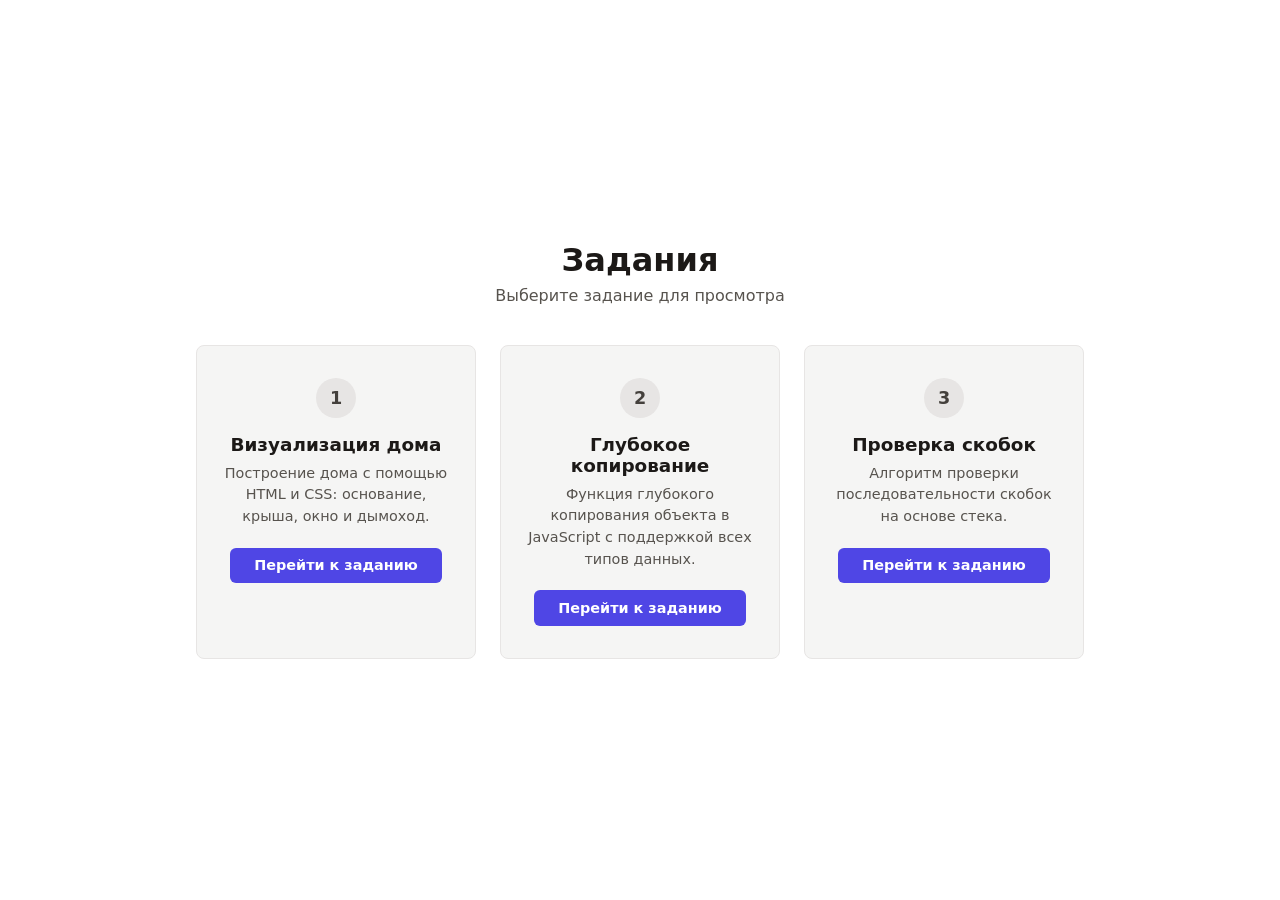
<file: index.html>
<!DOCTYPE html>
<html lang="ru">
<head>
    <meta charset="UTF-8">
    <meta name="viewport" content="width=device-width, initial-scale=1.0">
    <title>Задания по анкетированию</title>
    <link rel="stylesheet" href="css/index.css">
</head>
<body>

    <main>
        <h1>Задания</h1>
        <p class="subtitle">Выберите задание для просмотра</p>

        <div class="cards">

            <div class="card">
                <div class="card-number">1</div>
                <h2>Визуализация дома</h2>
                <p>Построение дома с помощью HTML и CSS: основание, крыша, окно и дымоход.</p>
                <a href="task1.html">Перейти к заданию</a>
            </div>

            <div class="card">
                <div class="card-number">2</div>
                <h2>Глубокое копирование</h2>
                <p>Функция глубокого копирования объекта в JavaScript с поддержкой всех типов данных.</p>
                <a href="task2.html">Перейти к заданию</a>
            </div>

            <div class="card">
                <div class="card-number">3</div>
                <h2>Проверка скобок</h2>
                <p>Алгоритм проверки последовательности скобок на основе стека.</p>
                <a href="task3.html">Перейти к заданию</a>
            </div>

        </div>
    </main>

</body>
</html>
</file>
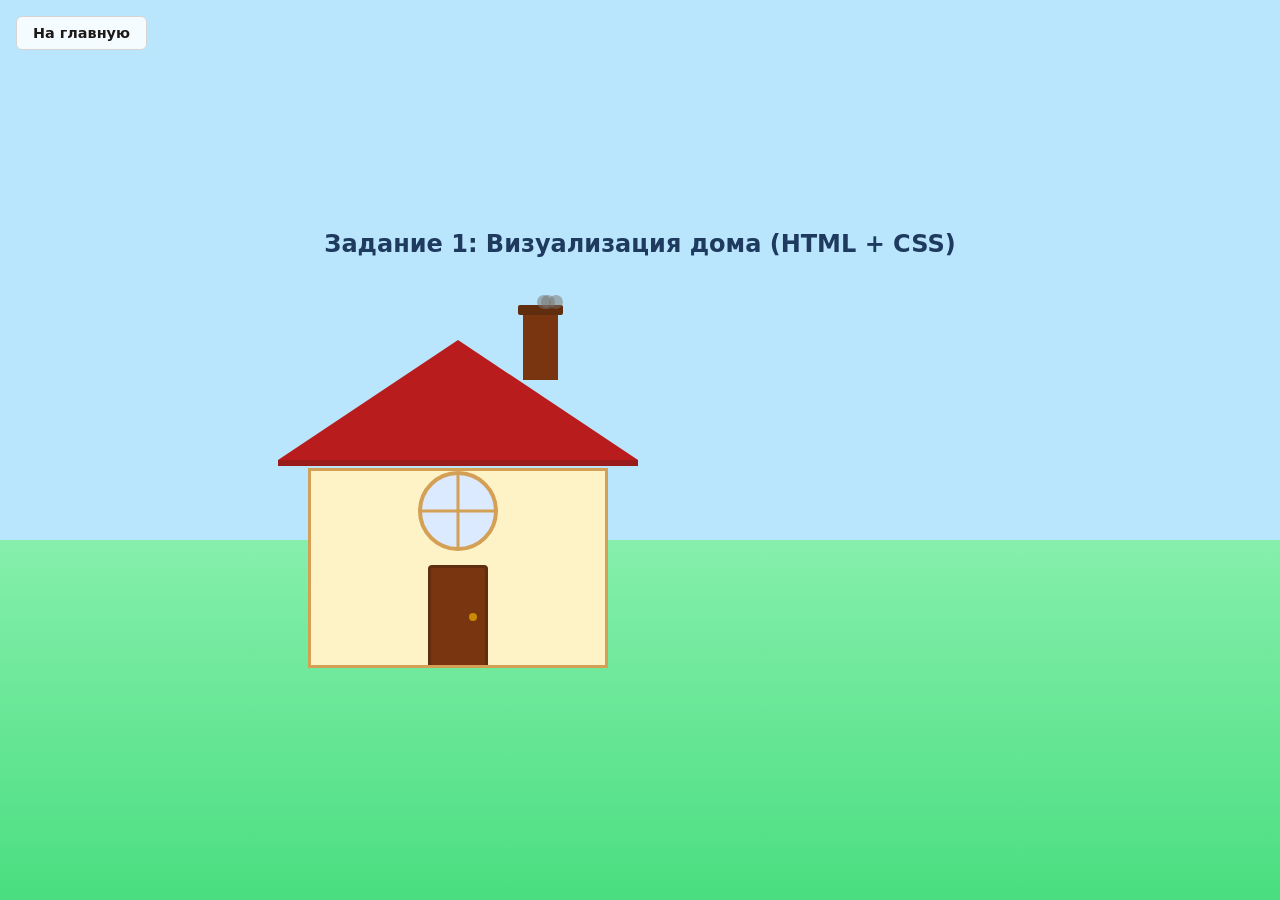
<file: task1.html>
<!DOCTYPE html>
<html lang="ru">
<head>
    <meta charset="UTF-8">
    <meta name="viewport" content="width=device-width, initial-scale=1.0">
    <title>Задание 1: Визуализация дома</title>
    <link rel="stylesheet" href="css/task1.css">
</head>
<body>

    <nav>
        <a href="index.html" class="back-link">На главную</a>
    </nav>

    <main>
        <h1>Задание 1: Визуализация дома (HTML + CSS)</h1>

        <div class="house-container" role="img" aria-label="Дом, построенный с помощью CSS: прямоугольное основание, треугольная крыша, круглое окно и дымоход с дымом">

            <div class="chimney" aria-hidden="true">
                <div class="smoke">
                    <span></span>
                    <span></span>
                    <span></span>
                </div>
            </div>

            <div class="roof" aria-hidden="true"></div>

            <div class="base" aria-hidden="true">
                <div class="window"></div>
                <div class="door"></div>
            </div>

        </div>
    </main>

</body>
</html>
</file>
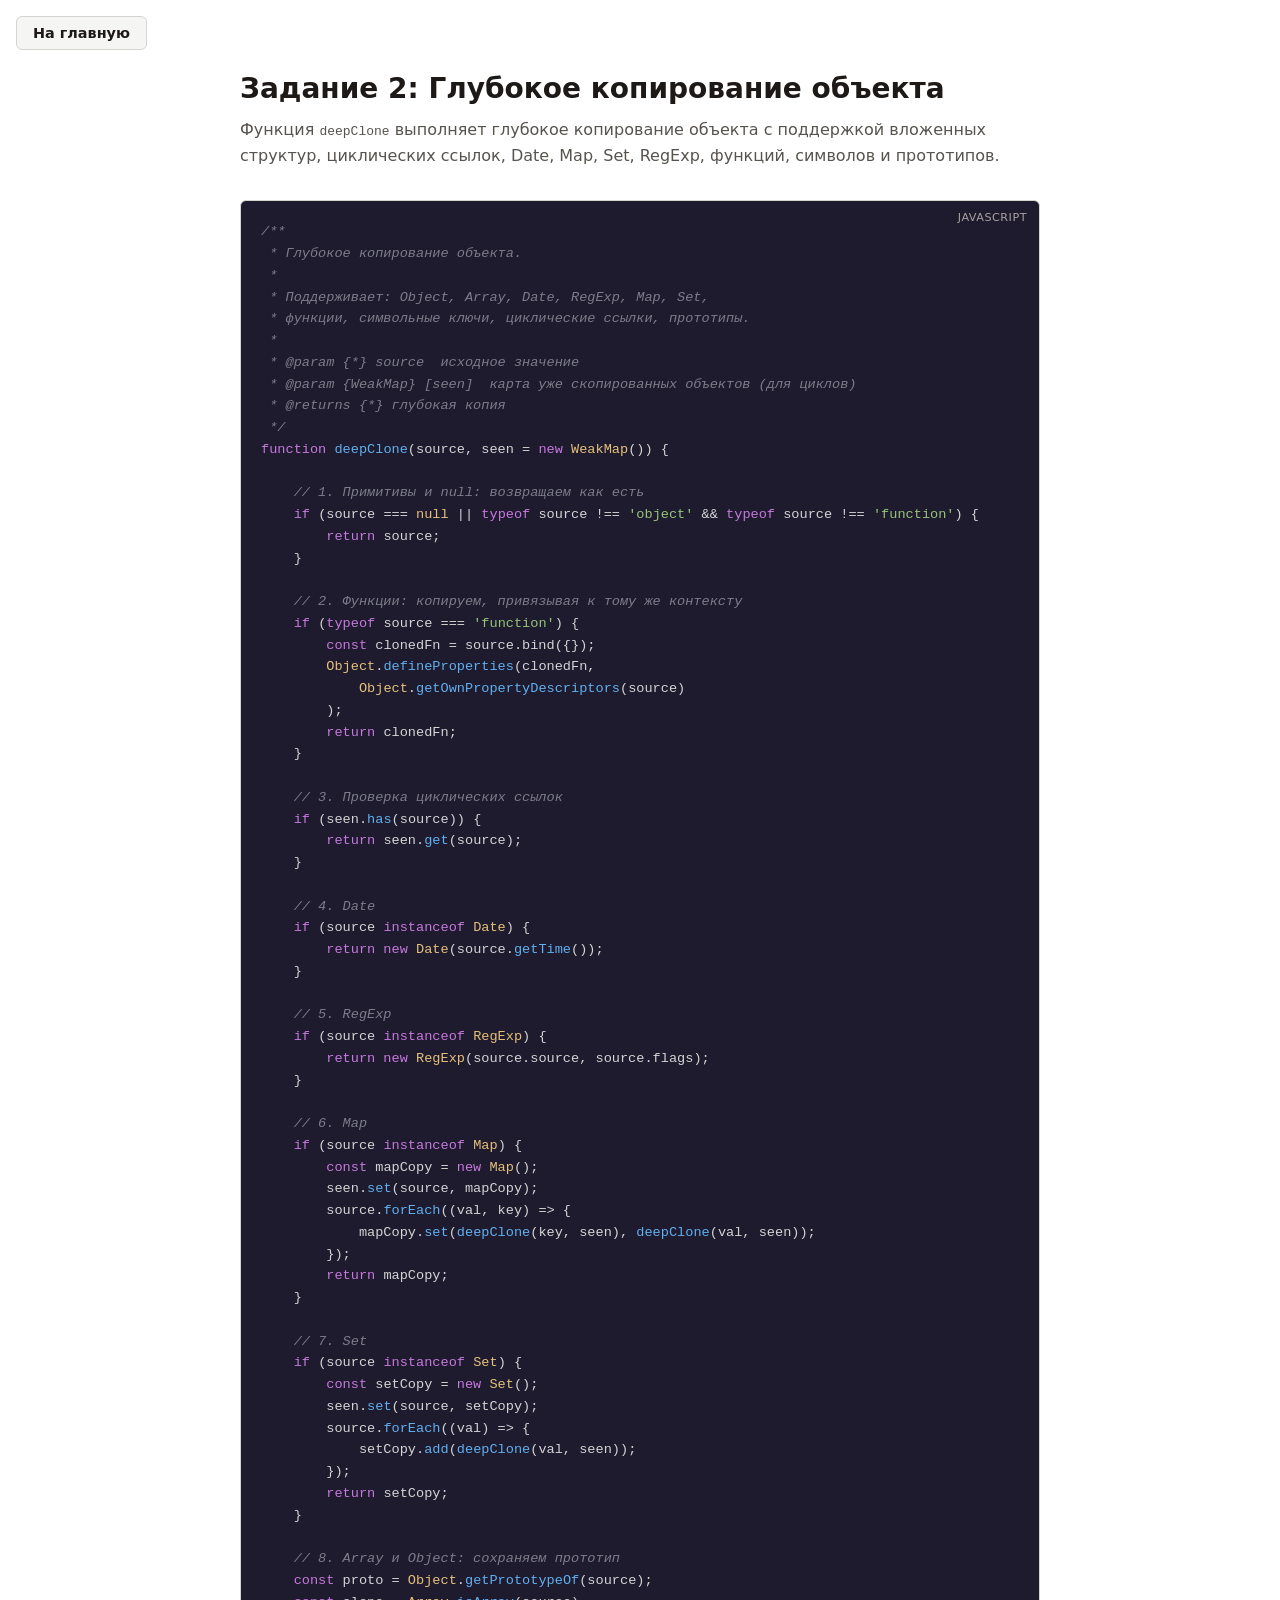
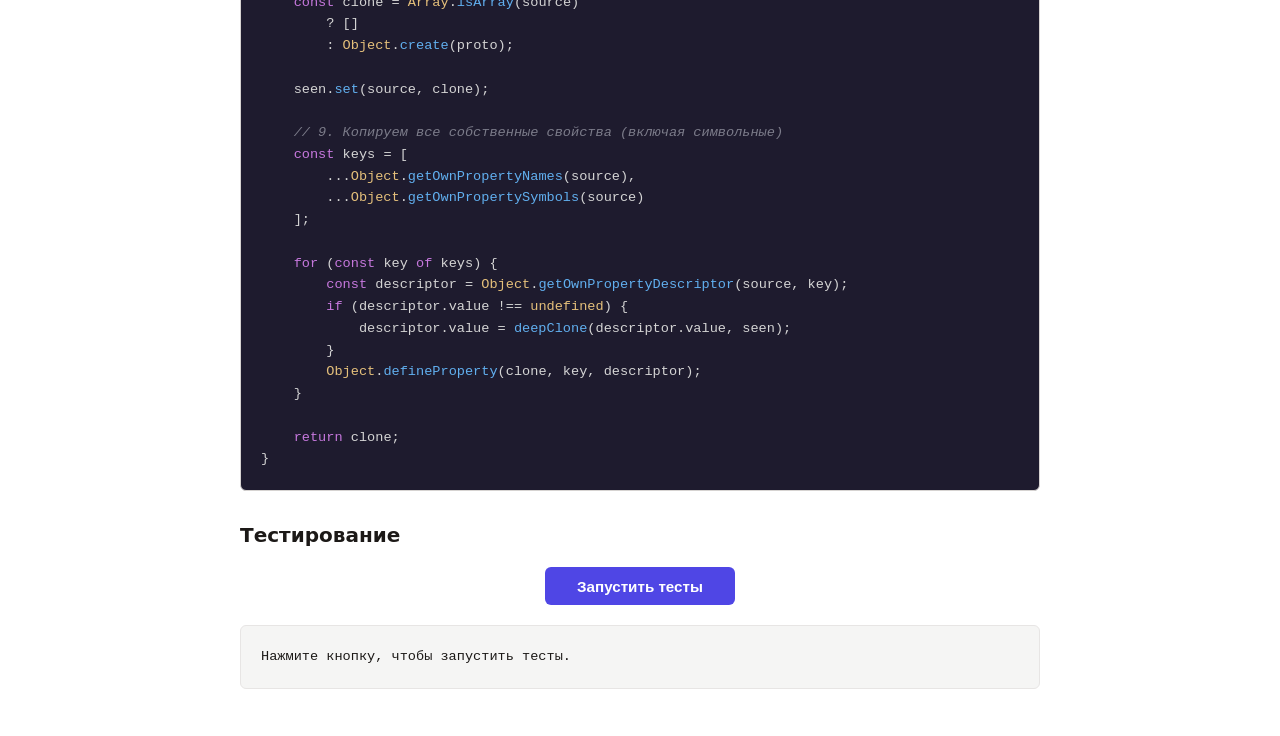
<file: task2.html>
<!DOCTYPE html>
<html lang="ru">
<head>
    <meta charset="UTF-8">
    <meta name="viewport" content="width=device-width, initial-scale=1.0">
    <title>Задание 2: Глубокое копирование объекта</title>
    <link rel="stylesheet" href="css/task2.css">
</head>
<body>

    <nav>
        <a href="index.html" class="back-link">На главную</a>
    </nav>

    <main>
        <div class="container">
            <h1>Задание 2: Глубокое копирование объекта</h1>
            <p class="description">
                Функция <code>deepClone</code> выполняет глубокое копирование объекта с поддержкой
                вложенных структур, циклических ссылок, Date, Map, Set, RegExp, функций, символов и прототипов.
            </p>

            <div class="code-block">
                <span class="lang-label">JavaScript</span>
<pre>
<span class="comment">/**
 * Глубокое копирование объекта.
 *
 * Поддерживает: Object, Array, Date, RegExp, Map, Set,
 * функции, символьные ключи, циклические ссылки, прототипы.
 *
 * @param {*} source  исходное значение
 * @param {WeakMap} [seen]  карта уже скопированных объектов (для циклов)
 * @returns {*} глубокая копия
 */</span>
<span class="keyword">function</span> <span class="function">deepClone</span>(source, seen = <span class="keyword">new</span> <span class="const">WeakMap</span>()) {

    <span class="comment">// 1. Примитивы и null: возвращаем как есть</span>
    <span class="keyword">if</span> (source === <span class="const">null</span> || <span class="keyword">typeof</span> source !== <span class="string">'object'</span> &amp;&amp; <span class="keyword">typeof</span> source !== <span class="string">'function'</span>) {
        <span class="keyword">return</span> source;
    }

    <span class="comment">// 2. Функции: копируем, привязывая к тому же контексту</span>
    <span class="keyword">if</span> (<span class="keyword">typeof</span> source === <span class="string">'function'</span>) {
        <span class="keyword">const</span> clonedFn = source.bind({});
        <span class="const">Object</span>.<span class="function">defineProperties</span>(clonedFn,
            <span class="const">Object</span>.<span class="function">getOwnPropertyDescriptors</span>(source)
        );
        <span class="keyword">return</span> clonedFn;
    }

    <span class="comment">// 3. Проверка циклических ссылок</span>
    <span class="keyword">if</span> (seen.<span class="function">has</span>(source)) {
        <span class="keyword">return</span> seen.<span class="function">get</span>(source);
    }

    <span class="comment">// 4. Date</span>
    <span class="keyword">if</span> (source <span class="keyword">instanceof</span> <span class="const">Date</span>) {
        <span class="keyword">return new</span> <span class="const">Date</span>(source.<span class="function">getTime</span>());
    }

    <span class="comment">// 5. RegExp</span>
    <span class="keyword">if</span> (source <span class="keyword">instanceof</span> <span class="const">RegExp</span>) {
        <span class="keyword">return new</span> <span class="const">RegExp</span>(source.source, source.flags);
    }

    <span class="comment">// 6. Map</span>
    <span class="keyword">if</span> (source <span class="keyword">instanceof</span> <span class="const">Map</span>) {
        <span class="keyword">const</span> mapCopy = <span class="keyword">new</span> <span class="const">Map</span>();
        seen.<span class="function">set</span>(source, mapCopy);
        source.<span class="function">forEach</span>((val, key) =&gt; {
            mapCopy.<span class="function">set</span>(<span class="function">deepClone</span>(key, seen), <span class="function">deepClone</span>(val, seen));
        });
        <span class="keyword">return</span> mapCopy;
    }

    <span class="comment">// 7. Set</span>
    <span class="keyword">if</span> (source <span class="keyword">instanceof</span> <span class="const">Set</span>) {
        <span class="keyword">const</span> setCopy = <span class="keyword">new</span> <span class="const">Set</span>();
        seen.<span class="function">set</span>(source, setCopy);
        source.<span class="function">forEach</span>((val) =&gt; {
            setCopy.<span class="function">add</span>(<span class="function">deepClone</span>(val, seen));
        });
        <span class="keyword">return</span> setCopy;
    }

    <span class="comment">// 8. Array и Object: сохраняем прототип</span>
    <span class="keyword">const</span> proto = <span class="const">Object</span>.<span class="function">getPrototypeOf</span>(source);
    <span class="keyword">const</span> clone = <span class="const">Array</span>.<span class="function">isArray</span>(source)
        ? []
        : <span class="const">Object</span>.<span class="function">create</span>(proto);

    seen.<span class="function">set</span>(source, clone);

    <span class="comment">// 9. Копируем все собственные свойства (включая символьные)</span>
    <span class="keyword">const</span> keys = [
        ...<span class="const">Object</span>.<span class="function">getOwnPropertyNames</span>(source),
        ...<span class="const">Object</span>.<span class="function">getOwnPropertySymbols</span>(source)
    ];

    <span class="keyword">for</span> (<span class="keyword">const</span> key <span class="keyword">of</span> keys) {
        <span class="keyword">const</span> descriptor = <span class="const">Object</span>.<span class="function">getOwnPropertyDescriptor</span>(source, key);
        <span class="keyword">if</span> (descriptor.value !== <span class="const">undefined</span>) {
            descriptor.value = <span class="function">deepClone</span>(descriptor.value, seen);
        }
        <span class="const">Object</span>.<span class="function">defineProperty</span>(clone, key, descriptor);
    }

    <span class="keyword">return</span> clone;
}
</pre>
            </div>

            <h2>Тестирование</h2>
            <button id="run-tests" type="button">Запустить тесты</button>

            <div class="test-section">
                <div id="test-output" role="log" aria-live="polite">Нажмите кнопку, чтобы запустить тесты.</div>
            </div>
        </div>
    </main>

    <script src="js/task2.js"></script>
</body>
</html>
</file>
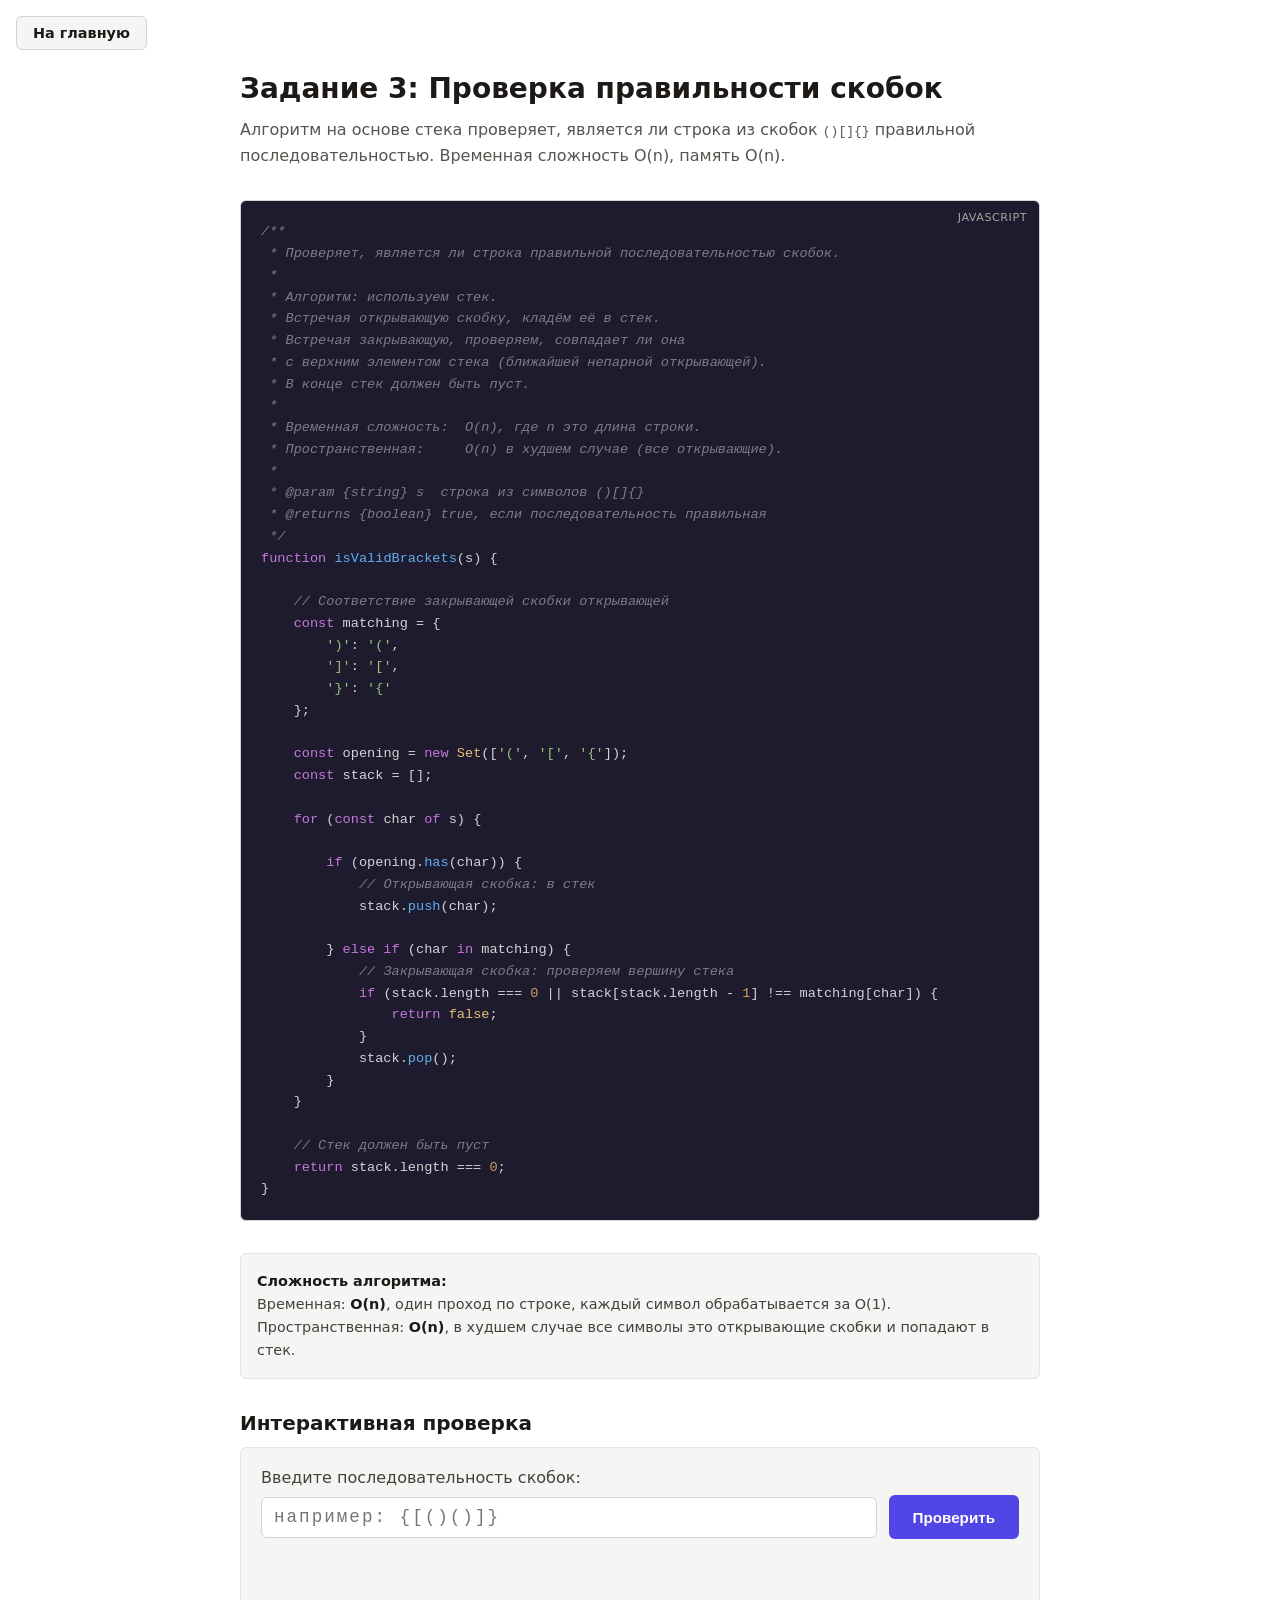
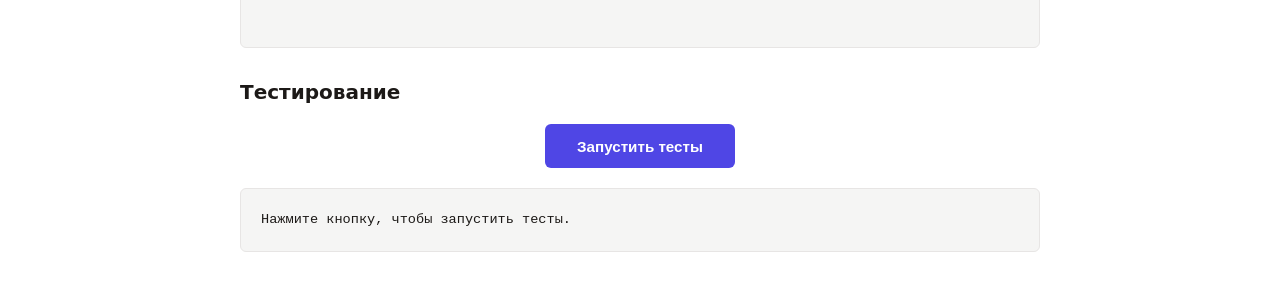
<file: task3.html>
<!DOCTYPE html>
<html lang="ru">
<head>
    <meta charset="UTF-8">
    <meta name="viewport" content="width=device-width, initial-scale=1.0">
    <title>Задание 3: Проверка скобок</title>
    <link rel="stylesheet" href="css/task3.css">
</head>
<body>

    <nav>
        <a href="index.html" class="back-link">На главную</a>
    </nav>

    <main>
        <div class="container">
            <h1>Задание 3: Проверка правильности скобок</h1>
            <p class="description">
                Алгоритм на основе стека проверяет, является ли строка из скобок <code>()[]{}</code>
                правильной последовательностью. Временная сложность O(n), память O(n).
            </p>

            <div class="code-block">
                <span class="lang-label">JavaScript</span>
<pre>
<span class="comment">/**
 * Проверяет, является ли строка правильной последовательностью скобок.
 *
 * Алгоритм: используем стек.
 * Встречая открывающую скобку, кладём её в стек.
 * Встречая закрывающую, проверяем, совпадает ли она
 * с верхним элементом стека (ближайшей непарной открывающей).
 * В конце стек должен быть пуст.
 *
 * Временная сложность:  O(n), где n это длина строки.
 * Пространственная:     O(n) в худшем случае (все открывающие).
 *
 * @param {string} s  строка из символов ()[]{}
 * @returns {boolean} true, если последовательность правильная
 */</span>
<span class="keyword">function</span> <span class="function">isValidBrackets</span>(s) {

    <span class="comment">// Соответствие закрывающей скобки открывающей</span>
    <span class="keyword">const</span> matching = {
        <span class="string">')'</span>: <span class="string">'('</span>,
        <span class="string">']'</span>: <span class="string">'['</span>,
        <span class="string">'}'</span>: <span class="string">'{'</span>
    };

    <span class="keyword">const</span> opening = <span class="keyword">new</span> <span class="const">Set</span>([<span class="string">'('</span>, <span class="string">'['</span>, <span class="string">'{'</span>]);
    <span class="keyword">const</span> stack = [];

    <span class="keyword">for</span> (<span class="keyword">const</span> char <span class="keyword">of</span> s) {

        <span class="keyword">if</span> (opening.<span class="function">has</span>(char)) {
            <span class="comment">// Открывающая скобка: в стек</span>
            stack.<span class="function">push</span>(char);

        } <span class="keyword">else if</span> (char <span class="keyword">in</span> matching) {
            <span class="comment">// Закрывающая скобка: проверяем вершину стека</span>
            <span class="keyword">if</span> (stack.length === <span class="number">0</span> || stack[stack.length - <span class="number">1</span>] !== matching[char]) {
                <span class="keyword">return</span> <span class="const">false</span>;
            }
            stack.<span class="function">pop</span>();
        }
    }

    <span class="comment">// Стек должен быть пуст</span>
    <span class="keyword">return</span> stack.length === <span class="number">0</span>;
}
</pre>
            </div>

            <div class="complexity">
                <strong>Сложность алгоритма:</strong><br>
                Временная: <strong>O(n)</strong>, один проход по строке, каждый символ обрабатывается за O(1).<br>
                Пространственная: <strong>O(n)</strong>, в худшем случае все символы это открывающие скобки и попадают в стек.
            </div>

            <h2>Интерактивная проверка</h2>
            <div class="interactive">
                <label for="bracket-input">Введите последовательность скобок:</label>
                <div class="input-row">
                    <input type="text" id="bracket-input" placeholder="например: {[()()]}" autocomplete="off">
                    <button id="check-btn" type="button">Проверить</button>
                </div>
                <div class="result" id="check-result" role="status" aria-live="polite"></div>
                <div class="stack-visual" id="stack-visual" aria-label="Текущее состояние стека"></div>
            </div>

            <h2>Тестирование</h2>
            <button class="run-tests-btn" id="run-tests" type="button">Запустить тесты</button>

            <div class="test-section">
                <div id="test-output" role="log" aria-live="polite">Нажмите кнопку, чтобы запустить тесты.</div>
            </div>
        </div>
    </main>

    <script src="js/task3.js"></script>
</body>
</html>
</file>
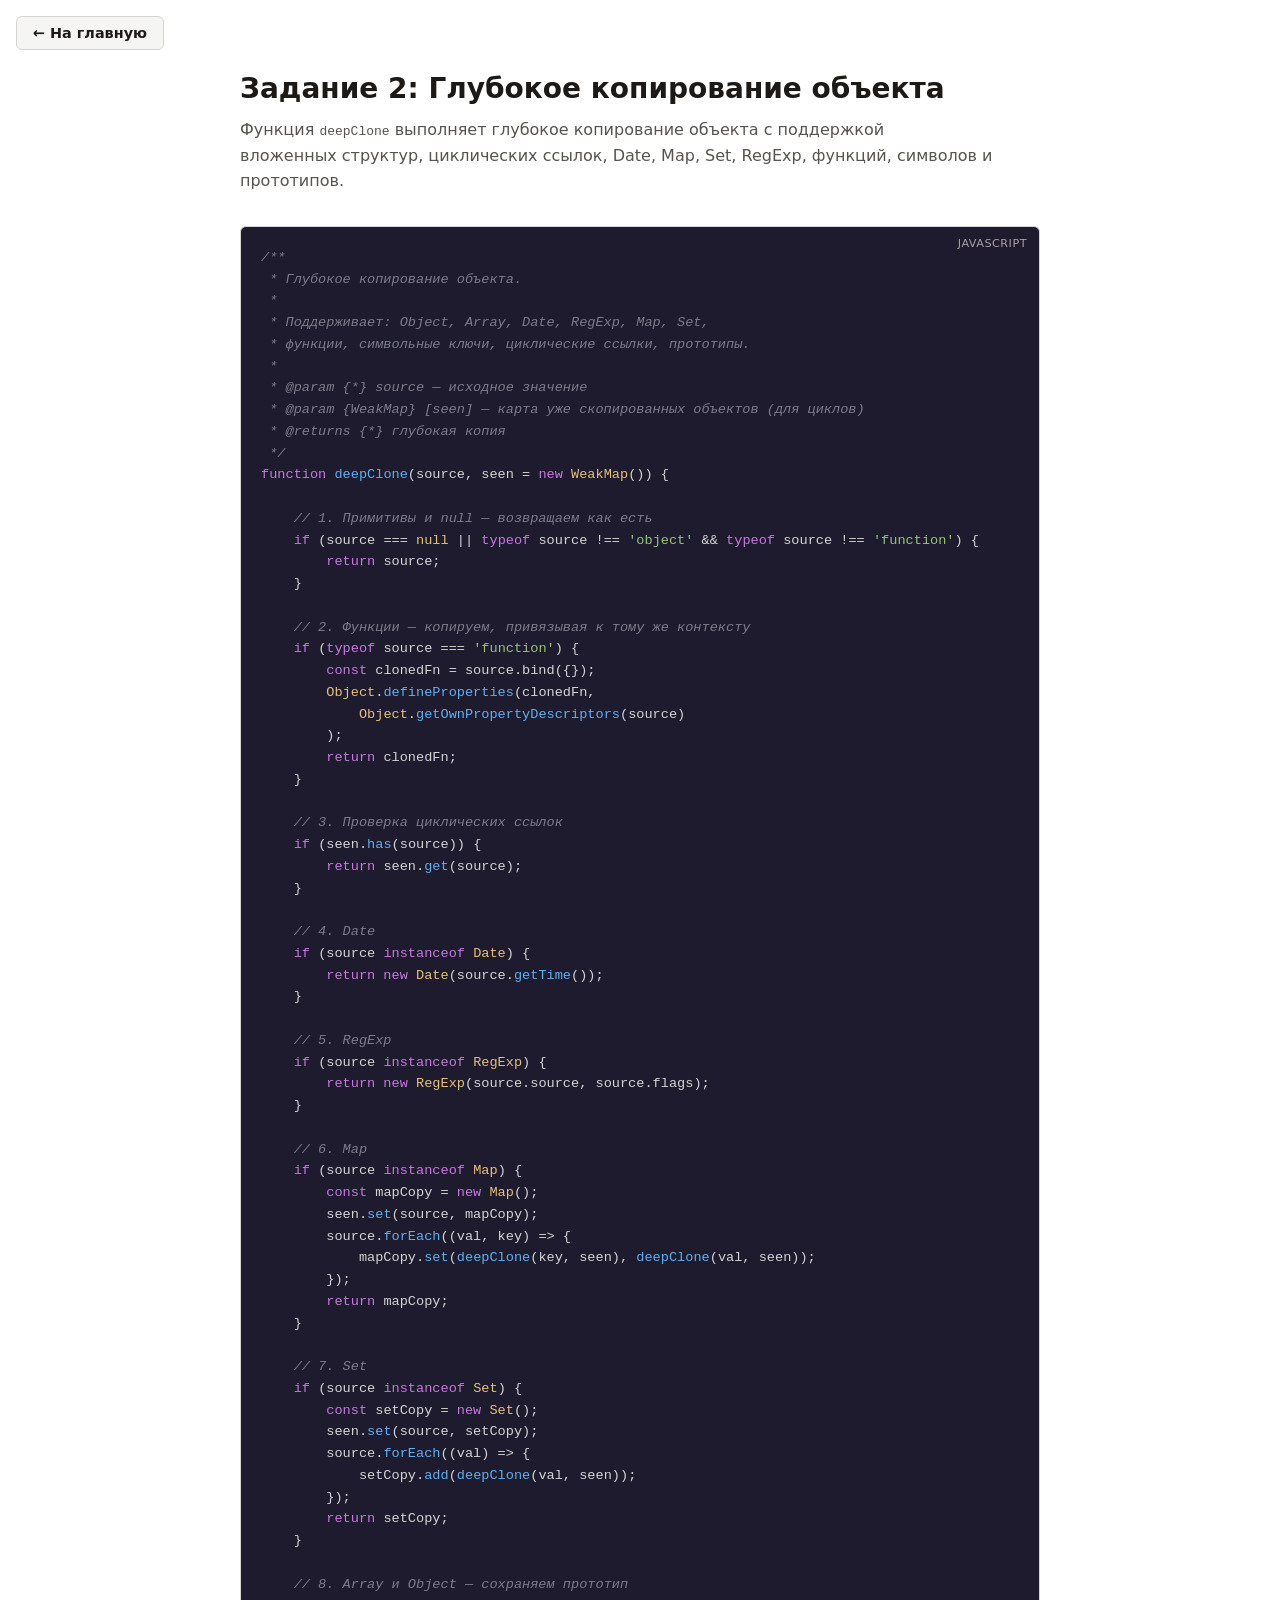
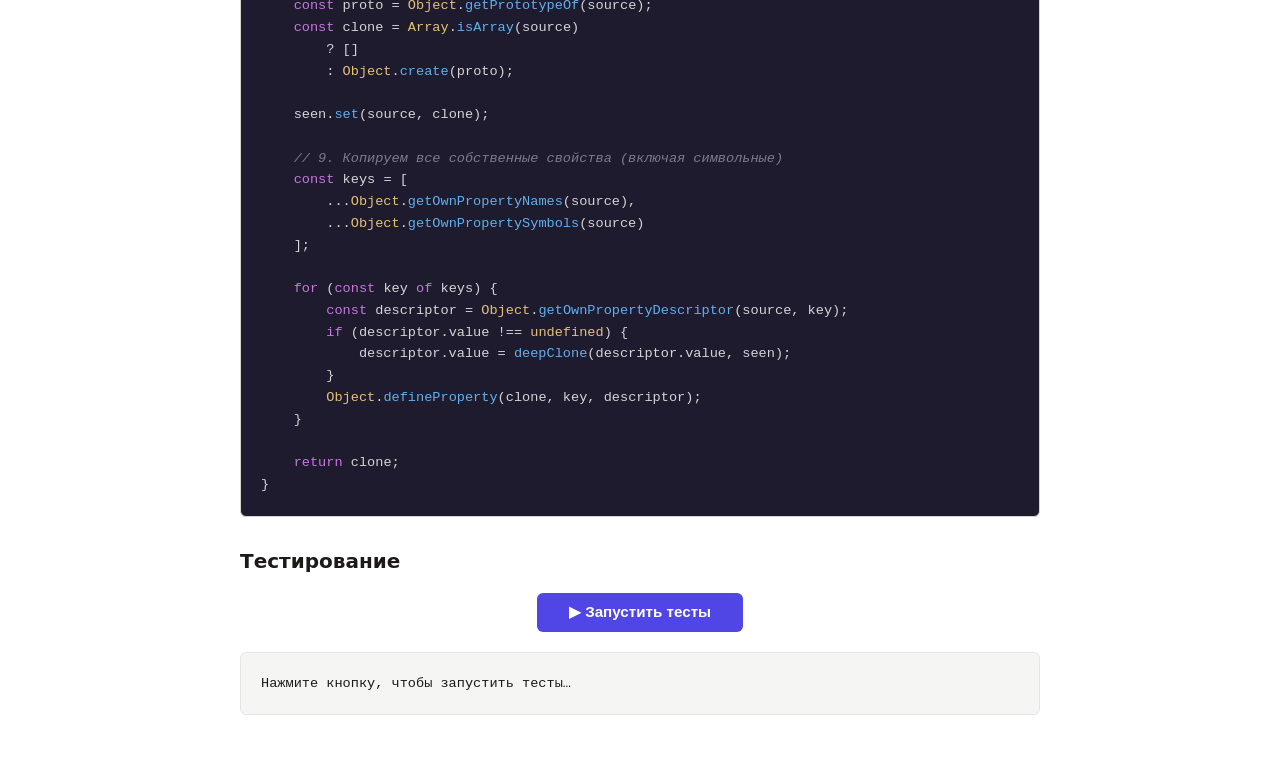
<file: html/task2.html>
<!doctype html>
<html lang="ru">
  <head>
    <meta charset="UTF-8" />
    <meta name="viewport" content="width=device-width, initial-scale=1.0" />
    <link rel="stylesheet" href="../css/task2.css" />
    <title>Задание 2 — Глубокое копирование объекта</title>
  </head>
  <body>
    <a href="index.html" class="back-link">← На главную</a>

    <div class="container">
      <h1>Задание 2: Глубокое копирование объекта</h1>
      <p class="description">
        Функция <code>deepClone</code> выполняет глубокое копирование объекта с
        поддержкой<br />
        вложенных структур, циклических ссылок, Date, Map, Set, RegExp, функций,
        символов и прототипов.
      </p>

      <div class="code-block">
        <span class="lang-label">JavaScript</span>
        <pre>
<span class="comment">/**
 * Глубокое копирование объекта.
 *
 * Поддерживает: Object, Array, Date, RegExp, Map, Set,
 * функции, символьные ключи, циклические ссылки, прототипы.
 *
 * @param {*} source — исходное значение
 * @param {WeakMap} [seen] — карта уже скопированных объектов (для циклов)
 * @returns {*} глубокая копия
 */</span>
<span class="keyword">function</span> <span class="function">deepClone</span>(source, seen = <span class="keyword">new</span> <span class="const">WeakMap</span>()) {

    <span class="comment">// 1. Примитивы и null — возвращаем как есть</span>
    <span class="keyword">if</span> (source === <span class="const">null</span> || <span class="keyword">typeof</span> source !== <span class="string">'object'</span> &amp;&amp; <span class="keyword">typeof</span> source !== <span class="string">'function'</span>) {
        <span class="keyword">return</span> source;
    }

    <span class="comment">// 2. Функции — копируем, привязывая к тому же контексту</span>
    <span class="keyword">if</span> (<span class="keyword">typeof</span> source === <span class="string">'function'</span>) {
        <span class="keyword">const</span> clonedFn = source.bind({});
        <span class="const">Object</span>.<span class="function">defineProperties</span>(clonedFn,
            <span class="const">Object</span>.<span class="function">getOwnPropertyDescriptors</span>(source)
        );
        <span class="keyword">return</span> clonedFn;
    }

    <span class="comment">// 3. Проверка циклических ссылок</span>
    <span class="keyword">if</span> (seen.<span class="function">has</span>(source)) {
        <span class="keyword">return</span> seen.<span class="function">get</span>(source);
    }

    <span class="comment">// 4. Date</span>
    <span class="keyword">if</span> (source <span class="keyword">instanceof</span> <span class="const">Date</span>) {
        <span class="keyword">return new</span> <span class="const">Date</span>(source.<span class="function">getTime</span>());
    }

    <span class="comment">// 5. RegExp</span>
    <span class="keyword">if</span> (source <span class="keyword">instanceof</span> <span class="const">RegExp</span>) {
        <span class="keyword">return new</span> <span class="const">RegExp</span>(source.source, source.flags);
    }

    <span class="comment">// 6. Map</span>
    <span class="keyword">if</span> (source <span class="keyword">instanceof</span> <span class="const">Map</span>) {
        <span class="keyword">const</span> mapCopy = <span class="keyword">new</span> <span class="const">Map</span>();
        seen.<span class="function">set</span>(source, mapCopy);
        source.<span class="function">forEach</span>((val, key) =&gt; {
            mapCopy.<span class="function">set</span>(<span class="function">deepClone</span>(key, seen), <span class="function">deepClone</span>(val, seen));
        });
        <span class="keyword">return</span> mapCopy;
    }

    <span class="comment">// 7. Set</span>
    <span class="keyword">if</span> (source <span class="keyword">instanceof</span> <span class="const">Set</span>) {
        <span class="keyword">const</span> setCopy = <span class="keyword">new</span> <span class="const">Set</span>();
        seen.<span class="function">set</span>(source, setCopy);
        source.<span class="function">forEach</span>((val) =&gt; {
            setCopy.<span class="function">add</span>(<span class="function">deepClone</span>(val, seen));
        });
        <span class="keyword">return</span> setCopy;
    }

    <span class="comment">// 8. Array и Object — сохраняем прототип</span>
    <span class="keyword">const</span> proto = <span class="const">Object</span>.<span class="function">getPrototypeOf</span>(source);
    <span class="keyword">const</span> clone = <span class="const">Array</span>.<span class="function">isArray</span>(source)
        ? []
        : <span class="const">Object</span>.<span class="function">create</span>(proto);

    seen.<span class="function">set</span>(source, clone);

    <span class="comment">// 9. Копируем все собственные свойства (включая символьные)</span>
    <span class="keyword">const</span> keys = [
        ...<span class="const">Object</span>.<span class="function">getOwnPropertyNames</span>(source),
        ...<span class="const">Object</span>.<span class="function">getOwnPropertySymbols</span>(source)
    ];

    <span class="keyword">for</span> (<span class="keyword">const</span> key <span class="keyword">of</span> keys) {
        <span class="keyword">const</span> descriptor = <span class="const">Object</span>.<span class="function">getOwnPropertyDescriptor</span>(source, key);
        <span class="keyword">if</span> (descriptor.value !== <span class="const">undefined</span>) {
            descriptor.value = <span class="function">deepClone</span>(descriptor.value, seen);
        }
        <span class="const">Object</span>.<span class="function">defineProperty</span>(clone, key, descriptor);
    }

    <span class="keyword">return</span> clone;
}
</pre>
      </div>

      <h2>Тестирование</h2>
      <button id="run-tests">▶ Запустить тесты</button>

      <div class="test-section">
        <div id="test-output">Нажмите кнопку, чтобы запустить тесты…</div>
      </div>
    </div>
    <script src="../js/task2.js"></script>
  </body>
</html>
</file>
<file: css/index.css>
/* index.css
   Palette: white base, warm grey (#f5f5f4) cards, indigo (#4f46e5) accent.
   Reason: educational project, light theme for readability (R-21).
   Accent on CTA links only (one deliberate accent). */

* {
    margin: 0;
    padding: 0;
    box-sizing: border-box;
}

body {
    min-height: 100vh;
    display: flex;
    flex-direction: column;
    align-items: center;
    justify-content: center;
    background: #fff;
    font-family: system-ui, -apple-system, sans-serif;
    color: #1c1917;
    padding: 2rem 1rem;
}

a, button, summary, select, label[for],
input[type="checkbox"], input[type="radio"] {
    cursor: pointer;
}

a:focus-visible, button:focus-visible, input:focus-visible {
    outline: 2px solid #4f46e5;
    outline-offset: 2px;
}

h1 {
    font-size: 2rem;
    font-weight: 700;
    margin-bottom: 0.4rem;
    text-align: center;
    color: #1c1917;
}

.subtitle {
    font-size: 1rem;
    color: #57534e;
    margin-bottom: 2.5rem;
    text-align: center;
}

.cards {
    display: flex;
    gap: 1.5rem;
    flex-wrap: wrap;
    justify-content: center;
}

.card {
    background: #f5f5f4;
    border: 1px solid #e7e5e4;
    border-radius: 8px;
    width: 280px;
    padding: 2rem 1.5rem;
    text-align: center;
}

.card-number {
    display: inline-flex;
    align-items: center;
    justify-content: center;
    width: 2.5rem;
    height: 2.5rem;
    border-radius: 50%;
    background: #e7e5e4;
    color: #44403c;
    font-weight: 700;
    font-size: 1.1rem;
    margin-bottom: 1rem;
}

.card h2 {
    font-size: 1.15rem;
    font-weight: 600;
    margin-bottom: 0.5rem;
    color: #1c1917;
}

.card p {
    font-size: 0.9rem;
    color: #57534e;
    margin-bottom: 1.25rem;
    line-height: 1.5;
}

.card a {
    display: inline-block;
    padding: 0.6rem 1.5rem;
    border-radius: 6px;
    text-decoration: none;
    font-weight: 600;
    font-size: 0.9rem;
    color: #fff;
    background: #4f46e5;
}

.card a:hover {
    background: #4338ca;
}

.card a:active {
    background: #3730a3;
}

@media (max-width: 640px) {
    .cards {
        flex-direction: column;
        align-items: center;
    }

    .card {
        width: 100%;
        max-width: 360px;
    }
}
</file>
<file: css/task1.css>
/* task1.css
   House illustration page. Sky-blue top, green bottom: contextual, not decorative.
   Reason: the gradient represents sky meeting grass for the house scene. */

* {
  margin: 0;
  padding: 0;
  box-sizing: border-box;
}

body {
  min-height: 100vh;
  display: flex;
  flex-direction: column;
  align-items: center;
  justify-content: center;
  background: linear-gradient(
    180deg,
    #bae6fd 0%,
    #bae6fd 60%,
    #86efac 60%,
    #4ade80 100%
  );
  font-family:
    system-ui,
    -apple-system,
    sans-serif;
  color: #1c1917;
}

a,
button {
  cursor: pointer;
}

a:focus-visible,
button:focus-visible {
  outline: 2px solid #4f46e5;
  outline-offset: 2px;
}

.back-link {
  position: fixed;
  top: 1rem;
  left: 1rem;
  color: #1c1917;
  text-decoration: none;
  font-size: 0.9rem;
  font-weight: 600;
  background: rgba(255, 255, 255, 0.85);
  padding: 0.5rem 1rem;
  border-radius: 6px;
  border: 1px solid #d6d3d1;
}

.back-link:hover {
  background: #fff;
}

.back-link:active {
  background: #f5f5f4;
}

h1 {
  color: #1e3a5f;
  margin-bottom: 2rem;
  font-size: 1.5rem;
  font-weight: 700;
  text-align: center;
  padding: 0 1rem;
}

/* House container */
.house-container {
  position: relative;
  width: 300px;
  height: 380px;
}

/* Chimney */
.chimney {
  position: absolute;
  width: 35px;
  height: 70px;
  background-color: #78350f;
  top: 20px;
  right: 50px;
  z-index: 1;
  border-top: 5px solid #602d0e;
}

.chimney::before {
  content: "";
  position: absolute;
  top: -10px;
  left: -5px;
  width: 45px;
  height: 10px;
  background-color: #602d0e;
  border-radius: 2px;
}

/* Smoke */
.smoke {
  position: absolute;
  top: -20px;
  left: 50%;
  transform: translateX(-50%);
}

.smoke span {
  display: block;
  width: 14px;
  height: 14px;
  background: rgba(120, 113, 108, 0.5);
  border-radius: 50%;
  position: absolute;
  animation: smoke-rise 3s infinite ease-out;
}

.smoke span:nth-child(1) {
  left: 0;
  animation-delay: 0s;
}
.smoke span:nth-child(2) {
  left: 8px;
  animation-delay: 1s;
}
.smoke span:nth-child(3) {
  left: -4px;
  animation-delay: 2s;
}

@keyframes smoke-rise {
  0% {
    opacity: 0.6;
    transform: translateY(0) scale(1);
  }
  100% {
    opacity: 0;
    transform: translateY(-50px) scale(2);
  }
}

@media (prefers-reduced-motion: reduce) {
  .smoke span {
    animation: none;
    opacity: 0.3;
  }
}

/* Roof (triangle via border) */
.roof {
  position: absolute;
  top: 50px;
  left: -30px;
  width: 0;
  height: 0;
  border-left: 180px solid transparent;
  border-right: 180px solid transparent;
  border-bottom: 120px solid #b91c1c;
  z-index: 2;
}

.roof::after {
  content: "";
  position: absolute;
  top: 120px;
  left: -180px;
  width: 360px;
  height: 6px;
  background: #991b1b;
}

/* House base */
.base {
  position: absolute;
  top: 178px;
  left: 0;
  width: 300px;
  height: 200px;
  background-color: #fef3c7;
  border: 3px solid #d4a056;
  z-index: 3;
}

/* Window (circle via border-radius) */
.window {
  position: absolute;
  left: 50%;
  transform: translateX(-50%);
  width: 80px;
  height: 80px;
  background: #dbeafe;
  border-radius: 50%;
  border: 4px solid #d4a056;
  z-index: 4;
}

.window::before {
  content: "";
  position: absolute;
  top: 0;
  left: 50%;
  transform: translateX(-50%);
  width: 3px;
  height: 100%;
  background-color: #d4a056;
}

.window::after {
  content: "";
  position: absolute;
  top: 50%;
  left: 0;
  transform: translateY(-50%);
  width: 100%;
  height: 3px;
  background-color: #d4a056;
}

/* Door */
.door {
  position: absolute;
  bottom: 0;
  left: 50%;
  transform: translateX(-50%);
  width: 60px;
  height: 100px;
  background-color: #78350f;
  border: 3px solid #602d0e;
  border-bottom: none;
  border-radius: 4px 4px 0 0;
  z-index: 4;
}

.door::after {
  content: "";
  position: absolute;
  top: 45px;
  right: 8px;
  width: 8px;
  height: 8px;
  background-color: #ca8a04;
  border-radius: 50%;
}

@media (max-width: 400px) {
  .house-container {
    transform: scale(0.8);
    transform-origin: top center;
  }
}
</file>
<file: css/task2.css>
/* task2.css
   Code display page. Light theme, dark code blocks for contrast.
   Code block dark bg is functional (readability of syntax-highlighted code),
   not a decorative dark-mode choice. */

* {
    margin: 0;
    padding: 0;
    box-sizing: border-box;
}

body {
    min-height: 100vh;
    background: #fff;
    font-family: system-ui, -apple-system, sans-serif;
    color: #1c1917;
    padding: 2rem 1rem;
}

a, button, summary, select, label[for] {
    cursor: pointer;
}

a:focus-visible, button:focus-visible {
    outline: 2px solid #4f46e5;
    outline-offset: 2px;
}

.back-link {
    position: fixed;
    top: 1rem;
    left: 1rem;
    color: #1c1917;
    text-decoration: none;
    font-size: 0.9rem;
    font-weight: 600;
    background: #f5f5f4;
    padding: 0.5rem 1rem;
    border-radius: 6px;
    border: 1px solid #d6d3d1;
    z-index: 10;
}

.back-link:hover {
    background: #e7e5e4;
}

.back-link:active {
    background: #d6d3d1;
}

.container {
    max-width: 800px;
    margin: 0 auto;
    padding-top: 2.5rem;
}

h1 {
    font-size: 1.75rem;
    font-weight: 700;
    margin-bottom: 0.75rem;
    color: #1c1917;
}

.description {
    color: #57534e;
    margin-bottom: 2rem;
    line-height: 1.6;
}

/* Code block: dark background is functional for syntax highlighting readability */
.code-block {
    background: #1e1b2e;
    border: 1px solid #d6d3d1;
    border-radius: 6px;
    padding: 1.25rem;
    overflow-x: auto;
    margin-bottom: 2rem;
    position: relative;
}

.code-block .lang-label {
    position: absolute;
    top: 0.6rem;
    right: 0.75rem;
    font-size: 0.7rem;
    color: #a8a29e;
    text-transform: uppercase;
    letter-spacing: 0.5px;
}

pre {
    font-family: 'Courier New', Courier, monospace;
    font-size: 0.85rem;
    line-height: 1.6;
    white-space: pre;
    color: #d4d4d4;
}

.keyword { color: #c678dd; }
.function { color: #61afef; }
.string  { color: #98c379; }
.comment { color: #7c7c8a; font-style: italic; }
.const   { color: #e5c07b; }
.number  { color: #d19a66; }
.type    { color: #e06c75; }

h2 {
    font-size: 1.25rem;
    font-weight: 600;
    margin-bottom: 0.75rem;
    color: #1c1917;
}

.test-section {
    background: #f5f5f4;
    border: 1px solid #e7e5e4;
    border-radius: 6px;
    padding: 1.25rem;
    margin-bottom: 1rem;
}

#test-output {
    font-family: 'Courier New', Courier, monospace;
    font-size: 0.85rem;
    line-height: 1.6;
    white-space: pre-wrap;
    color: #1c1917;
}

.pass { color: #16a34a; }
.fail { color: #dc2626; }

button {
    display: block;
    margin: 1.25rem auto;
    padding: 0.65rem 2rem;
    font-size: 0.95rem;
    font-weight: 600;
    color: #fff;
    background: #4f46e5;
    border: none;
    border-radius: 6px;
    cursor: pointer;
}

button:hover { background: #4338ca; }
button:active { background: #3730a3; }

@media (max-width: 640px) {
    .container {
        padding-top: 3.5rem;
    }

    .code-block {
        padding: 1rem;
        font-size: 0.8rem;
    }
}
</file>
<file: css/task3.css>
/* task3.css
   Bracket checker page. Same light base as task2, with interactive section. */

* {
    margin: 0;
    padding: 0;
    box-sizing: border-box;
}

body {
    min-height: 100vh;
    background: #fff;
    font-family: system-ui, -apple-system, sans-serif;
    color: #1c1917;
    padding: 2rem 1rem;
}

a, button, summary, select, label[for] {
    cursor: pointer;
}

a:focus-visible, button:focus-visible, input:focus-visible {
    outline: 2px solid #4f46e5;
    outline-offset: 2px;
}

.back-link {
    position: fixed;
    top: 1rem;
    left: 1rem;
    color: #1c1917;
    text-decoration: none;
    font-size: 0.9rem;
    font-weight: 600;
    background: #f5f5f4;
    padding: 0.5rem 1rem;
    border-radius: 6px;
    border: 1px solid #d6d3d1;
    z-index: 10;
}

.back-link:hover {
    background: #e7e5e4;
}

.back-link:active {
    background: #d6d3d1;
}

.container {
    max-width: 800px;
    margin: 0 auto;
    padding-top: 2.5rem;
}

h1 {
    font-size: 1.75rem;
    font-weight: 700;
    margin-bottom: 0.75rem;
    color: #1c1917;
}

.description {
    color: #57534e;
    margin-bottom: 2rem;
    line-height: 1.6;
}

/* Code block */
.code-block {
    background: #1e1b2e;
    border: 1px solid #d6d3d1;
    border-radius: 6px;
    padding: 1.25rem;
    overflow-x: auto;
    margin-bottom: 2rem;
    position: relative;
}

.code-block .lang-label {
    position: absolute;
    top: 0.6rem;
    right: 0.75rem;
    font-size: 0.7rem;
    color: #a8a29e;
    text-transform: uppercase;
    letter-spacing: 0.5px;
}

pre {
    font-family: 'Courier New', Courier, monospace;
    font-size: 0.85rem;
    line-height: 1.6;
    white-space: pre;
    color: #d4d4d4;
}

.keyword { color: #c678dd; }
.function { color: #61afef; }
.string  { color: #98c379; }
.comment { color: #7c7c8a; font-style: italic; }
.const   { color: #e5c07b; }
.number  { color: #d19a66; }
.type    { color: #e06c75; }

h2 {
    font-size: 1.25rem;
    font-weight: 600;
    margin-bottom: 0.75rem;
    color: #1c1917;
}

/* Interactive section */
.interactive {
    background: #f5f5f4;
    border: 1px solid #e7e5e4;
    border-radius: 6px;
    padding: 1.25rem;
    margin-bottom: 2rem;
}

.interactive label {
    display: block;
    margin-bottom: 0.5rem;
    color: #44403c;
    font-weight: 500;
}

.input-row {
    display: flex;
    gap: 0.75rem;
    align-items: center;
    flex-wrap: wrap;
}

.interactive input {
    flex: 1;
    min-width: 200px;
    padding: 0.6rem 0.75rem;
    font-size: 1.1rem;
    font-family: 'Courier New', Courier, monospace;
    background: #fff;
    border: 1px solid #d6d3d1;
    border-radius: 6px;
    color: #1c1917;
    letter-spacing: 2px;
}

.interactive input:focus {
    border-color: #4f46e5;
    outline: none;
    box-shadow: 0 0 0 2px rgba(79, 70, 229, 0.25);
}

.interactive button {
    padding: 0.6rem 1.5rem;
    font-size: 0.95rem;
    font-weight: 600;
    color: #fff;
    background: #4f46e5;
    border: none;
    border-radius: 6px;
    min-height: 44px;
}

.interactive button:hover { background: #4338ca; }
.interactive button:active { background: #3730a3; }

.result {
    margin-top: 0.75rem;
    font-size: 1rem;
    font-weight: 600;
    min-height: 1.5rem;
}

.result.valid   { color: #16a34a; }
.result.invalid { color: #dc2626; }

/* Stack visualisation */
.stack-visual {
    margin-top: 0.75rem;
    display: flex;
    gap: 0.35rem;
    flex-wrap: wrap;
    align-items: flex-end;
    min-height: 2.5rem;
}

.stack-item {
    display: inline-flex;
    align-items: center;
    justify-content: center;
    width: 2.2rem;
    height: 2.2rem;
    background: #ede9fe;
    border: 1px solid #c4b5fd;
    border-radius: 4px;
    font-family: 'Courier New', monospace;
    font-size: 1.1rem;
    color: #4f46e5;
}

/* Tests */
.test-section {
    background: #f5f5f4;
    border: 1px solid #e7e5e4;
    border-radius: 6px;
    padding: 1.25rem;
    margin-bottom: 1rem;
}

#test-output {
    font-family: 'Courier New', Courier, monospace;
    font-size: 0.85rem;
    line-height: 1.6;
    white-space: pre-wrap;
    color: #1c1917;
}

.pass { color: #16a34a; }
.fail { color: #dc2626; }

.run-tests-btn {
    display: block;
    margin: 1.25rem auto;
    padding: 0.65rem 2rem;
    font-size: 0.95rem;
    font-weight: 600;
    color: #fff;
    background: #4f46e5;
    border: none;
    border-radius: 6px;
    cursor: pointer;
    min-height: 44px;
}

.run-tests-btn:hover { background: #4338ca; }
.run-tests-btn:active { background: #3730a3; }

/* Complexity info box */
.complexity {
    margin-top: 1rem;
    margin-bottom: 2rem;
    padding: 1rem;
    background: #f5f5f4;
    border: 1px solid #e7e5e4;
    border-radius: 6px;
    font-size: 0.9rem;
    line-height: 1.6;
    color: #44403c;
}

.complexity strong {
    color: #1c1917;
}

@media (max-width: 640px) {
    .container {
        padding-top: 3.5rem;
    }

    .input-row {
        flex-direction: column;
        align-items: stretch;
    }

    .interactive input {
        min-width: 0;
    }
}
</file>
